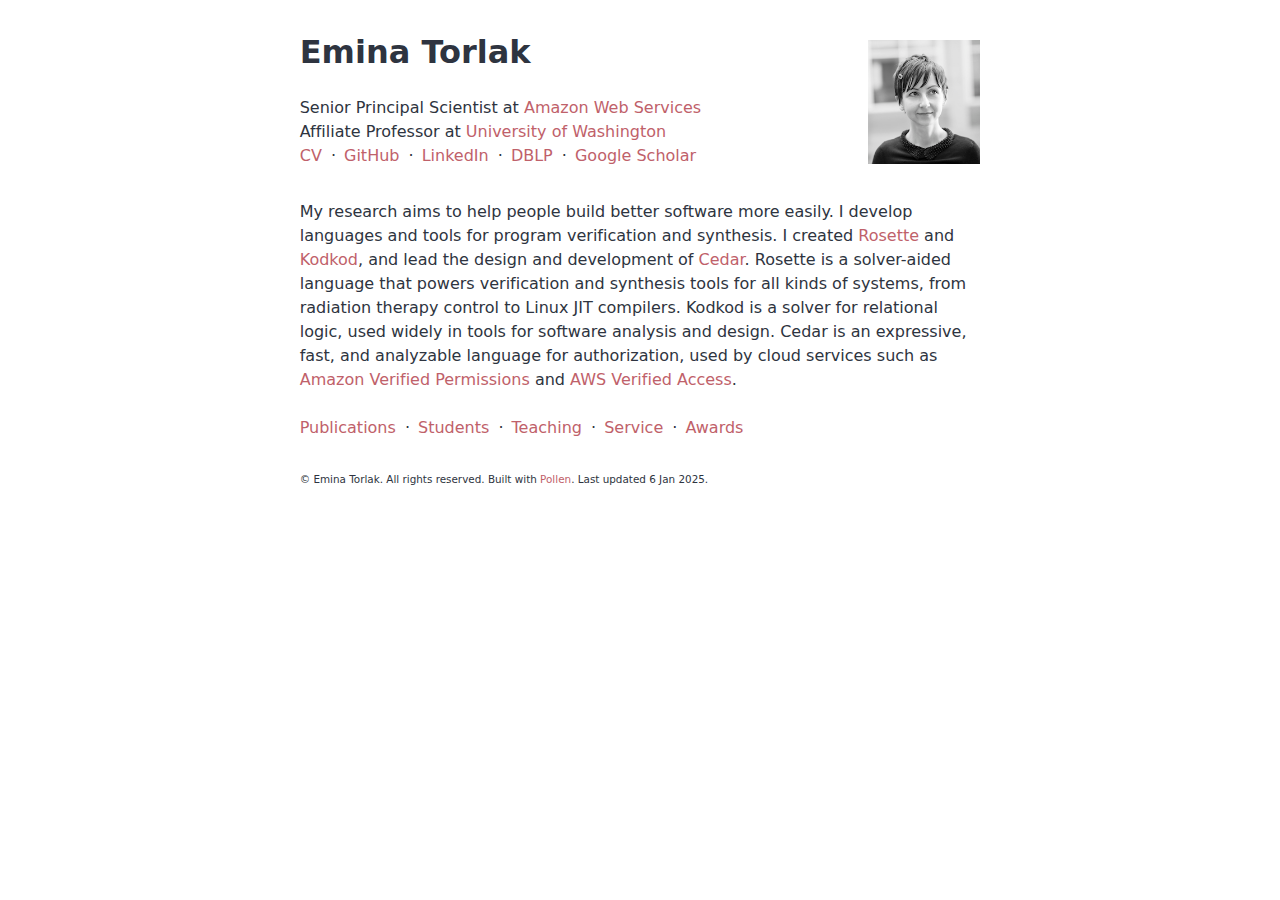
<file: index.html>
<!DOCTYPE html>
<html lang="en">

<head>
  <meta charset="UTF-8">
  <meta name="viewport" content="width=device-width, initial-scale=1.0">
  <meta name="author" content="Emina Torlak">
  <meta name="description" content="Emina Torlak's homepage">
  <meta name="keywords" content="Rosette, Kodkod, Cedar">
  <title>Emina Torlak</title>
  <link rel="stylesheet" href="css/index.css">
</head>

<body>

<header>
  <img src="img/emina.jpg" alt="Photo of Emina by Dennis Wise">
  <h1>Emina Torlak</h1>
  <div>
    Senior Principal Scientist at <a href="https://aws.amazon.com">Amazon Web Services</a><br>
    Affiliate Professor at <a href="https://www.cs.washington.edu">University of Washington</a>
  </div>
  <nav>
  <ul>
    <li><a href="cv.html">CV</a></li>
    <li><a href="https://github.com/emina">GitHub</a></li>
    <li><a href="https://www.linkedin.com/in/emina-torlak-00451013/">LinkedIn</a></li>
    <li><a href="https://dblp.uni-trier.de/pid/55/1457.html">DBLP</a></li>
    <li><a href="https://scholar.google.com/citations?user=rFpexEAAAAAJ&hl=en">Google Scholar</a></li>
  </ul>
  </nav>
</header>

<p> My research aims to help people build better software more easily. I develop
languages and tools for program verification and synthesis. I created <a href="https://emina.github.io/rosette/">Rosette</a>
and <a href="https://emina.github.io/kodkod/">Kodkod</a>, and lead the design and development of <a href="https://www.cedarpolicy.com/en">Cedar</a>. Rosette is a
solver-aided language that powers verification and synthesis tools for all kinds
of systems, from radiation therapy control to Linux JIT compilers. Kodkod is a
solver for relational logic, used widely in tools for software analysis and
design. Cedar is an expressive, fast, and analyzable language for authorization,
used by cloud services such as <a href="https://aws.amazon.com/verified-permissions/">Amazon Verified Permissions</a> and <a href="https://aws.amazon.com/verified-access/">AWS Verified Access</a>. </p>

<nav>
<ul>
  <li><a href="cv.html#Publications">Publications</a></li>
  <li><a href="cv.html#Students">Students</a></li>
  <li><a href="cv.html#Teaching">Teaching</a></li>
  <li><a href="cv.html#Service">Service</a></li>
  <li><a href="cv.html#Awards">Awards</a></li>
</ul>
</nav>

<footer>&copy; Emina Torlak. All rights reserved. Built with <a href="https://docs.racket-lang.org/pollen/">Pollen</a>. Last updated 6 Jan 2025.</footer>

</body>
</html>
</file>
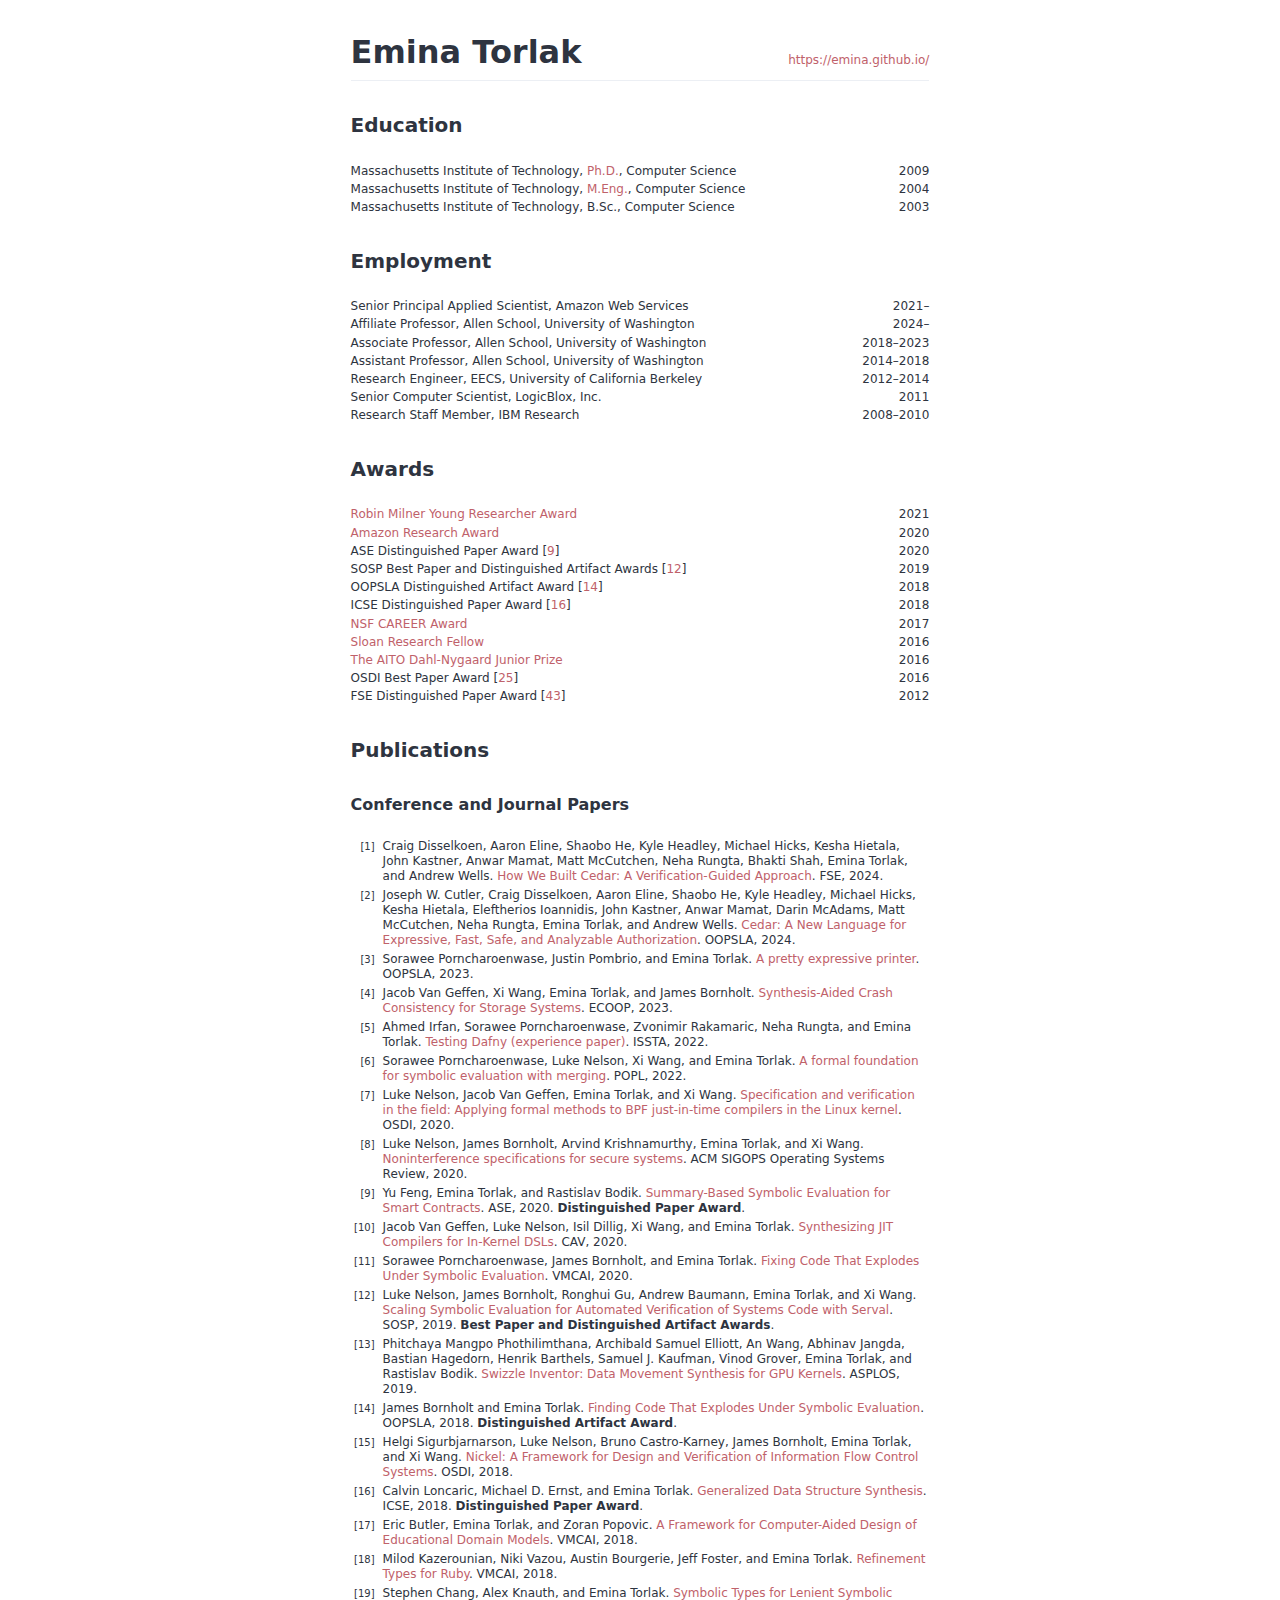
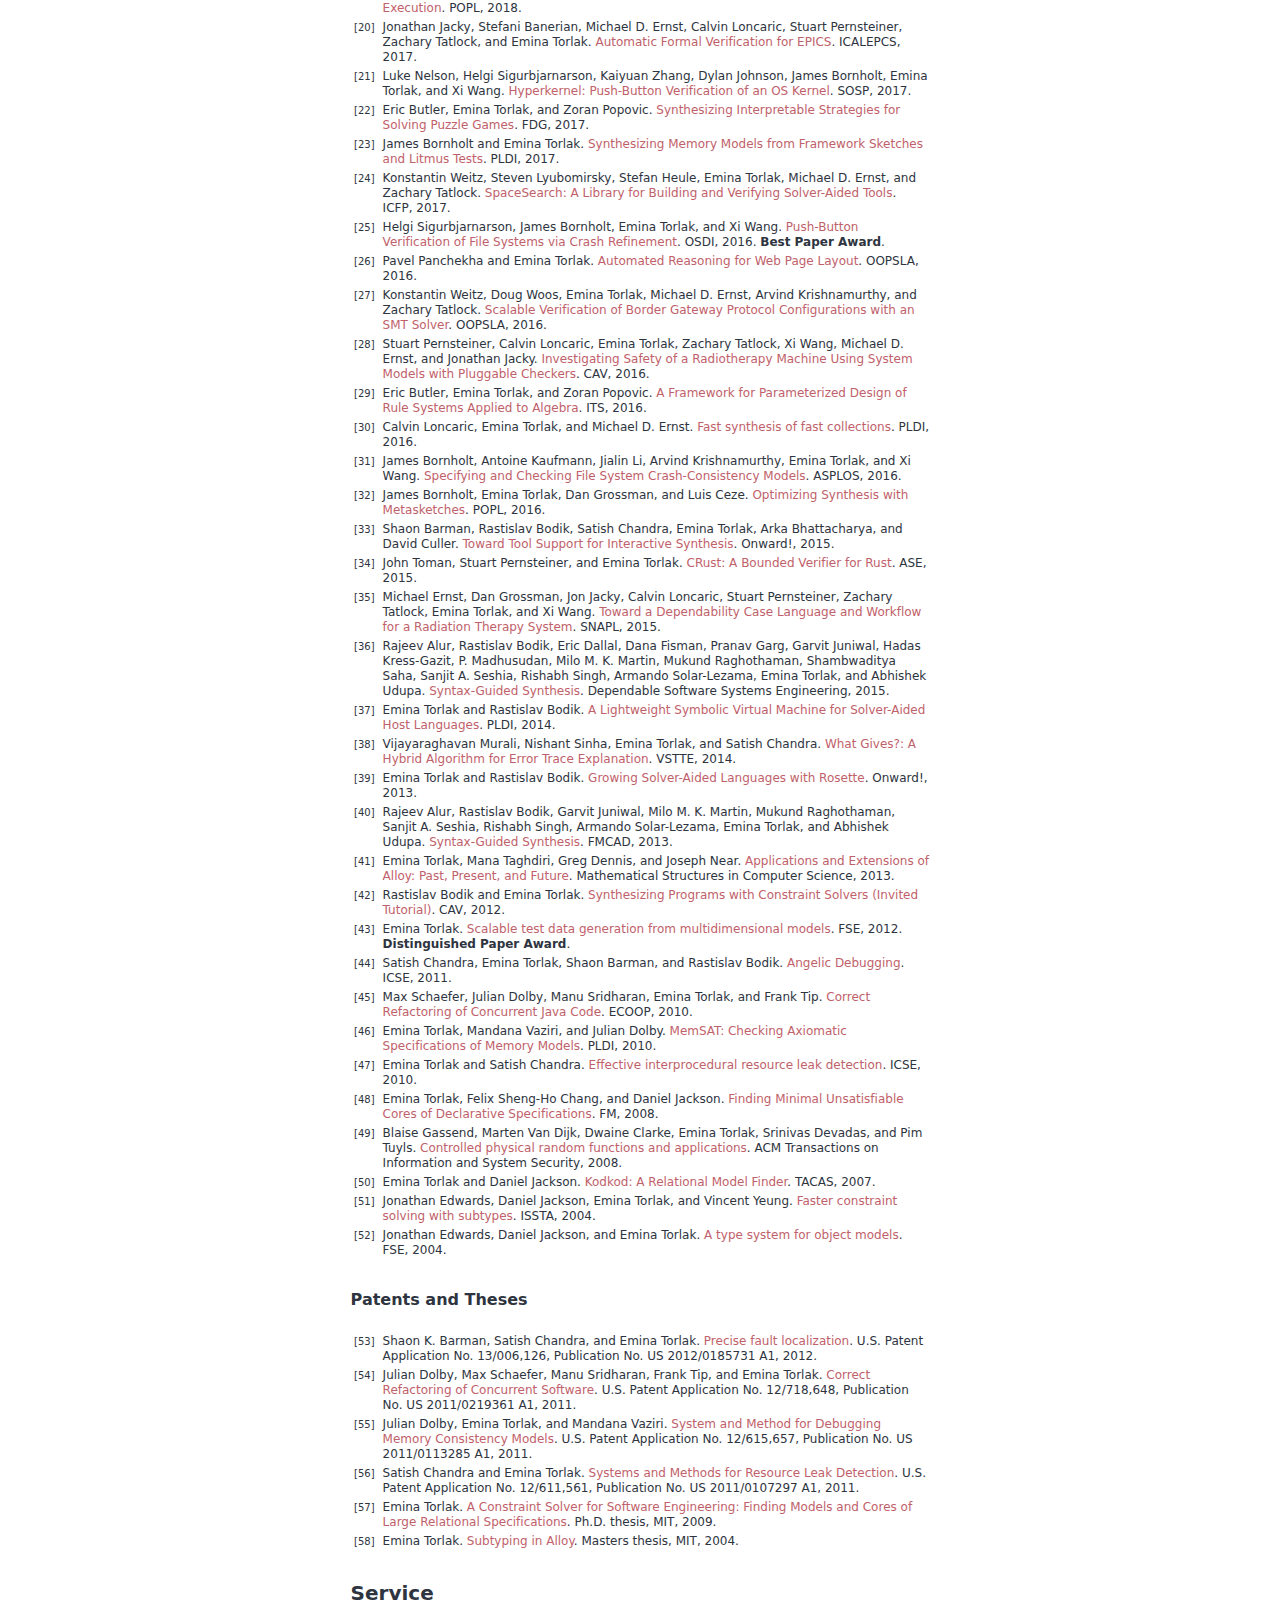
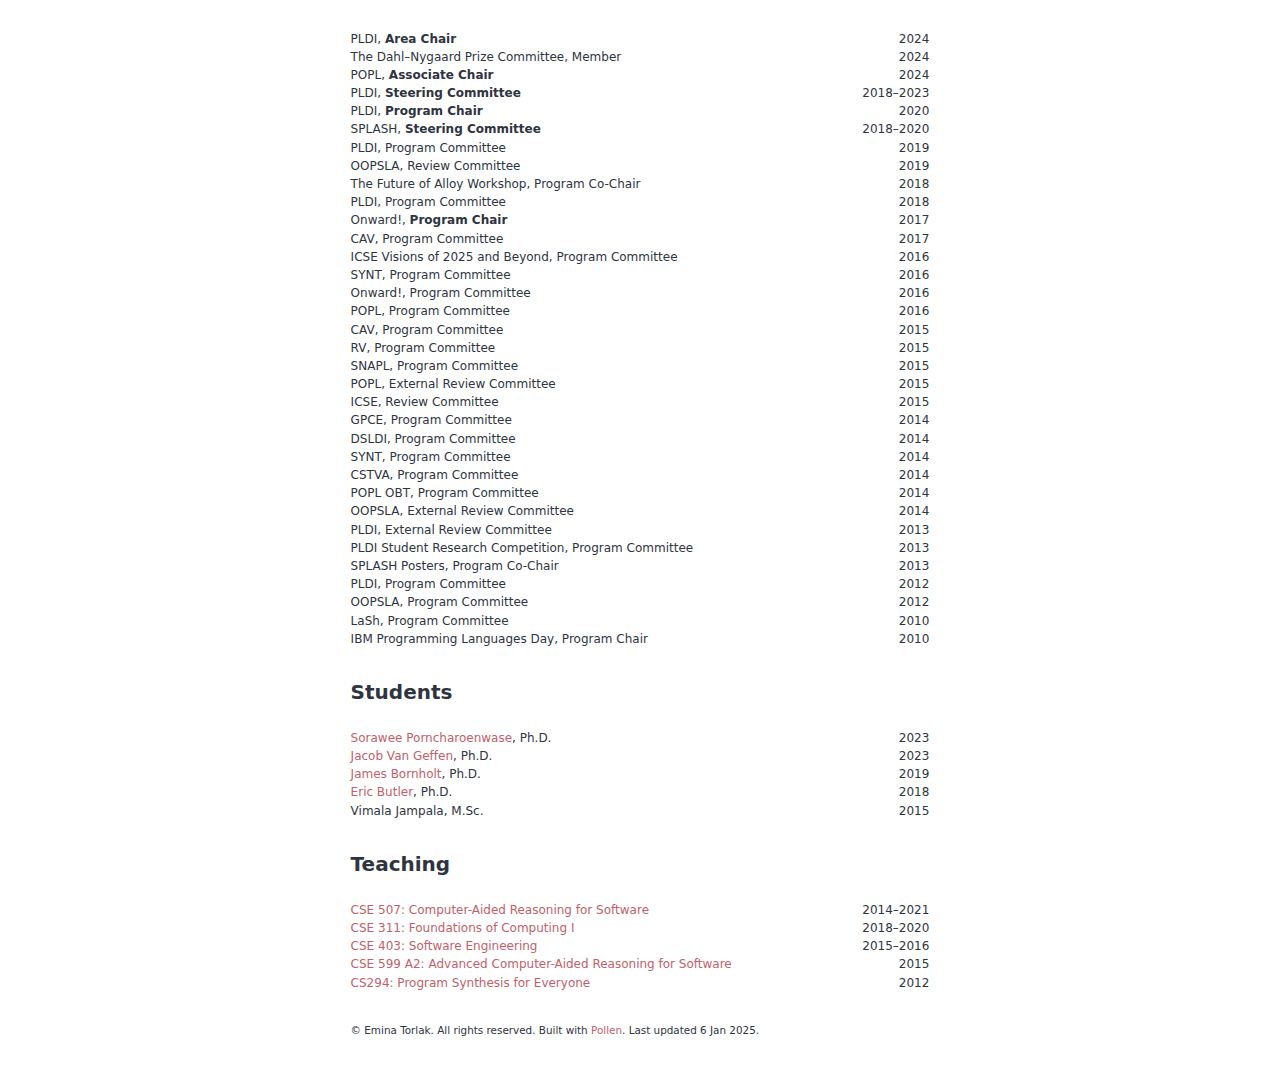
<file: cv.html>
<!DOCTYPE html>
<html lang="en">

<head>
  <meta charset="UTF-8">
  <meta name="viewport" content="width=device-width, initial-scale=1.0">
  <meta name="author" content="Emina Torlak">
  <meta name="description" content="Emina Torlak's CV">
  <meta name="keywords" content="Rosette, Kodkod, Cedar">
  <title>Emina Torlak: CV</title>
  <link rel="stylesheet" href="css/cv.css">
</head>

<body>

<header>
  <h1>Emina Torlak</h1>
  <div>
    <a href="https://emina.github.io/">https://emina.github.io/</a>
  </div>
</header>



<h2 id="Education">Education</h2>
<table>
<tr>
<td>Massachusetts Institute of Technology, <a href="#kodkod:phd09">Ph.D.</a>, Computer Science</td>
<td>2009</td>
</tr>
<tr>
<td>Massachusetts Institute of Technology, <a href="#alloy-types:meng04">M.Eng.</a>, Computer Science</td>
<td>2004</td>
</tr>
<tr>
<td>Massachusetts Institute of Technology, B.Sc., Computer Science</td>
<td>2003</td>
</tr>
</table>

<h2 id="Employment">Employment</h2>
<table>
<tr>
<td>Senior Principal Applied Scientist, Amazon Web Services</td>
<td>2021&ndash;</td>
</tr>
<tr>
<td>Affiliate Professor, Allen School, University of Washington</td>
<td>2024&ndash;</td>
</tr>
<tr>
<td>Associate Professor, Allen School, University of Washington</td>
<td>2018&ndash;2023</td>
</tr>
<tr>
<td>Assistant Professor, Allen School, University of Washington</td>
<td>2014&ndash;2018</td>
</tr>
<tr>
<td>Research Engineer, EECS, University of California Berkeley</td>
<td>2012&ndash;2014</td>
</tr>
<tr>
<td>Senior Computer Scientist, LogicBlox, Inc.</td>
<td>2011</td>
</tr>
<tr>
<td>Research Staff Member, IBM Research</td>
<td>2008&ndash;2010</td>
</tr>
</table>

<h2 id="Awards">Awards</h2>
<table>
<tr>
<td><a href="https://www.sigplan.org/Awards/Milner/">Robin Milner Young Researcher Award</a></td>
<td>2021</td>
</tr>
<tr>
<td><a href="https://www.amazon.science/research-awards/recipients/emina-torlak">Amazon Research Award</a></td>
<td>2020</td>
</tr>
<tr>
<td>ASE Distinguished Paper Award [<a href="#solar:ase20">9</a>]</td>
<td>2020</td>
</tr>
<tr>
<td>SOSP Best Paper and Distinguished Artifact Awards [<a href="#serval:sosp19">12</a>]</td>
<td>2019</td>
</tr>
<tr>
<td>OOPSLA Distinguished Artifact Award [<a href="#sympro:oopsla18">14</a>]</td>
<td>2018</td>
</tr>
<tr>
<td>ICSE Distinguished Paper Award [<a href="#daisy:icse18">16</a>]</td>
<td>2018</td>
</tr>
<tr>
<td><a href="https://www.nsf.gov/awardsearch/showAward?AWD_ID=1651225">NSF CAREER Award</a></td>
<td>2017</td>
</tr>
<tr>
<td><a href="https://sloan.org/fellows-database?page=87">Sloan Research Fellow</a></td>
<td>2016</td>
</tr>
<tr>
<td><a href="http://www.2001.ecoop.org/Dahl-Nygaard/">The AITO Dahl-Nygaard Junior Prize</a></td>
<td>2016</td>
</tr>
<tr>
<td>OSDI Best Paper Award [<a href="#yggy:osdi16">25</a>]</td>
<td>2016</td>
</tr>
<tr>
<td>FSE Distinguished Paper Award [<a href="#testblox:fse12">43</a>]</td>
<td>2012</td>
</tr>
</table>

<h2 id="Publications">Publications</h2>

<h3 id="Conference_and_Journal_Papers">Conference and Journal Papers</h3>
<ol>
<li id="vgd:fse24">Craig Disselkoen, Aaron Eline, Shaobo He, Kyle Headley, Michael Hicks, Kesha Hietala, John Kastner, Anwar Mamat, Matt McCutchen, Neha Rungta, Bhakti Shah, Emina Torlak, and Andrew Wells. <a href="https://doi.org/10.1145/3663529.3663854">How We Built Cedar: A Verification-Guided Approach</a>. FSE, 2024.</li>
<li id="cedar:oopsla24">Joseph W. Cutler, Craig Disselkoen, Aaron Eline, Shaobo He, Kyle Headley, Michael Hicks, Kesha Hietala, Eleftherios Ioannidis, John Kastner, Anwar Mamat, Darin McAdams, Matt McCutchen, Neha Rungta, Emina Torlak, and Andrew Wells. <a href="https://dl.acm.org/doi/10.1145/3649835">Cedar: A New Language for Expressive, Fast, Safe, and Analyzable Authorization</a>. OOPSLA, 2024.</li>
<li id="prettyprinter:oopsla23">Sorawee Porncharoenwase, Justin Pombrio, and Emina Torlak. <a href="https://dl.acm.org/doi/abs/10.1145/3622837">A pretty expressive printer</a>. OOPSLA, 2023.</li>
<li id="depsynth:ecoop23">Jacob Van Geffen, Xi Wang, Emina Torlak, and James Bornholt. <a href="https://doi.org/10.4230/LIPIcs.ECOOP.2023.35">Synthesis-Aided Crash Consistency for Storage Systems</a>. ECOOP, 2023.</li>
<li id="xdsmith:issta22">Ahmed Irfan, Sorawee Porncharoenwase, Zvonimir Rakamaric, Neha Rungta, and Emina Torlak. <a href="https://dl.acm.org/doi/abs/10.1145/3533767.3534382">Testing Dafny (experience paper)</a>. ISSTA, 2022.</li>
<li id="rosette:popl22">Sorawee Porncharoenwase, Luke Nelson, Xi Wang, and Emina Torlak. <a href="https://doi.org/10.1145/3498709">A formal foundation for symbolic evaluation with merging</a>. POPL, 2022.</li>
<li id="jitterbug:osdi20">Luke Nelson, Jacob Van Geffen, Emina Torlak, and Xi Wang. <a href="https://www.usenix.org/conference/osdi20/presentation/nelson">Specification and verification in the field: Applying formal methods to BPF just-in-time compilers in the Linux kernel</a>. OSDI, 2020.</li>
<li id="ni:sigops20">Luke Nelson, James Bornholt, Arvind Krishnamurthy, Emina Torlak, and Xi Wang. <a href="https://dl.acm.org/doi/10.1145/3421473.3421478">Noninterference specifications for secure systems</a>. ACM SIGOPS Operating Systems Review, 2020.</li>
<li id="solar:ase20">Yu Feng, Emina Torlak, and Rastislav Bodik. <a href="https://dl.acm.org/doi/10.1145/3324884.3416646">Summary-Based Symbolic Evaluation for Smart Contracts</a>. ASE, 2020. <strong>Distinguished Paper Award</strong>.</li>
<li id="jitsynth:cav20">Jacob Van Geffen, Luke Nelson, Isil Dillig, Xi Wang, and Emina Torlak. <a href="https://link.springer.com/chapter/10.1007/978-3-030-53291-8_29">Synthesizing JIT Compilers for In-Kernel DSLs</a>. CAV, 2020.</li>
<li id="symfix:vmcai20">Sorawee Porncharoenwase, James Bornholt, and Emina Torlak. <a href="https://link.springer.com/chapter/10.1007/978-3-030-39322-9_3">Fixing Code That Explodes Under Symbolic Evaluation</a>. VMCAI, 2020.</li>
<li id="serval:sosp19">Luke Nelson, James Bornholt, Ronghui Gu, Andrew Baumann, Emina Torlak, and Xi Wang. <a href="https://dl.acm.org/doi/10.1145/3341301.3359641">Scaling Symbolic Evaluation for Automated Verification of Systems Code with Serval</a>. SOSP, 2019. <strong>Best Paper and Distinguished Artifact Awards</strong>.</li>
<li id="swizzle:asplos19">Phitchaya Mangpo Phothilimthana, Archibald Samuel Elliott, An Wang, Abhinav Jangda, Bastian Hagedorn, Henrik Barthels, Samuel J. Kaufman, Vinod Grover, Emina Torlak, and Rastislav Bodik. <a href="https://dl.acm.org/doi/10.1145/3297858.3304059">Swizzle Inventor: Data Movement Synthesis for GPU Kernels</a>. ASPLOS, 2019.</li>
<li id="sympro:oopsla18">James Bornholt and Emina Torlak. <a href="https://dl.acm.org/citation.cfm?id=3276519">Finding Code That Explodes Under Symbolic Evaluation</a>. OOPSLA, 2018. <strong>Distinguished Artifact Award</strong>.</li>
<li id="nickel:osdi18">Helgi Sigurbjarnarson, Luke Nelson, Bruno Castro-Karney, James Bornholt, Emina Torlak, and Xi Wang. <a href="https://www.usenix.org/conference/osdi18/presentation/sigurbjarnarson">Nickel: A Framework for Design and Verification of Information Flow Control Systems</a>. OSDI, 2018.</li>
<li id="daisy:icse18">Calvin Loncaric, Michael D. Ernst, and Emina Torlak. <a href="https://dl.acm.org/citation.cfm?id=3180211">Generalized Data Structure Synthesis</a>. ICSE, 2018. <strong>Distinguished Paper Award</strong>.</li>
<li id="rulesy:vmcai18">Eric Butler, Emina Torlak, and Zoran Popovic. <a href="https://link.springer.com/chapter/10.1007%2F978-3-319-73721-8_7">A Framework for Computer-Aided Design of Educational Domain Models</a>. VMCAI, 2018.</li>
<li id="rtr:vmcai18">Milod Kazerounian, Niki Vazou, Austin Bourgerie, Jeff Foster, and Emina Torlak. <a href="https://link.springer.com/chapter/10.1007%2F978-3-319-73721-8_13">Refinement Types for Ruby</a>. VMCAI, 2018.</li>
<li id="typedrosette:popl18">Stephen Chang, Alex Knauth, and Emina Torlak. <a href="https://dl.acm.org/citation.cfm?doid=3158128">Symbolic Types for Lenient Symbolic Execution</a>. POPL, 2018.</li>
<li id="neutrons:icalepcs17">Jonathan Jacky, Stefani Banerian, Michael D. Ernst, Calvin Loncaric, Stuart Pernsteiner, Zachary Tatlock, and Emina Torlak. <a href="https://doi.org/10.18429/JACoW-ICALEPCS2017-TUDPL02">Automatic Formal Verification for EPICS</a>. ICALEPCS, 2017.</li>
<li id="hyperkernel:sosp17">Luke Nelson, Helgi Sigurbjarnarson, Kaiyuan Zhang, Dylan Johnson, James Bornholt, Emina Torlak, and Xi Wang. <a href="https://dl.acm.org/authorize?N47250">Hyperkernel: Push-Button Verification of an OS Kernel</a>. SOSP, 2017.</li>
<li id="nonograms:fdg17">Eric Butler, Emina Torlak, and Zoran Popovic. <a href="http://dl.acm.org/citation.cfm?id=3102084">Synthesizing Interpretable Strategies for Solving Puzzle Games</a>. FDG, 2017.</li>
<li id="memsynth:pldi17">James Bornholt and Emina Torlak. <a href="http://dl.acm.org/citation.cfm?id=3062353">Synthesizing Memory Models from Framework Sketches and Litmus Tests</a>. PLDI, 2017.</li>
<li id="spacesearch:icfp17">Konstantin Weitz, Steven Lyubomirsky, Stefan Heule, Emina Torlak, Michael D. Ernst, and Zachary Tatlock. <a href="http://dl.acm.org/citation.cfm?id=3136534.3110269">SpaceSearch: A Library for Building and Verifying Solver-Aided Tools</a>. ICFP, 2017.</li>
<li id="yggy:osdi16">Helgi Sigurbjarnarson, James Bornholt, Emina Torlak, and Xi Wang. <a href="https://www.usenix.org/conference/osdi16/technical-sessions/presentation/sigurbjarnarson">Push-Button Verification of File Systems via Crash Refinement</a>. OSDI, 2016. <strong>Best Paper Award</strong>.</li>
<li id="cassius:oopsla16">Pavel Panchekha and Emina Torlak. <a href="http://dl.acm.org/citation.cfm?id=2984010">Automated Reasoning for Web Page Layout</a>. OOPSLA, 2016.</li>
<li id="bagpipe:oopsla16">Konstantin Weitz, Doug Woos, Emina Torlak, Michael D. Ernst, Arvind Krishnamurthy, and Zachary Tatlock. <a href="http://dl.acm.org/citation.cfm?id=2984012">Scalable Verification of Border Gateway Protocol Configurations with an SMT Solver</a>. OOPSLA, 2016.</li>
<li id="neutrons:cav16">Stuart Pernsteiner, Calvin Loncaric, Emina Torlak, Zachary Tatlock, Xi Wang, Michael D. Ernst, and Jonathan Jacky. <a href="http://dx.doi.org/10.1007/978-3-319-41540-6_2">Investigating Safety of a Radiotherapy Machine Using System Models with Pluggable Checkers</a>. CAV, 2016.</li>
<li id="rulesynth:its16">Eric Butler, Emina Torlak, and Zoran Popovic. <a href="http://dx.doi.org/10.1007/978-3-319-39583-8_36">A Framework for Parameterized Design of Rule Systems Applied to Algebra</a>. ITS, 2016.</li>
<li id="cozy:pldi16">Calvin Loncaric, Emina Torlak, and Michael D. Ernst. <a href="http://dl.acm.org/citation.cfm?id=2908122">Fast synthesis of fast collections</a>. PLDI, 2016.</li>
<li id="ferrite:asplos16">James Bornholt, Antoine Kaufmann, Jialin Li, Arvind Krishnamurthy, Emina Torlak, and Xi Wang. <a href="http://dl.acm.org/citation.cfm?id=2872406">Specifying and Checking File System Crash-Consistency Models</a>. ASPLOS, 2016.</li>
<li id="synapse:popl16">James Bornholt, Emina Torlak, Dan Grossman, and Luis Ceze. <a href="http://dl.acm.org/citation.cfm?id=2837666">Optimizing Synthesis with Metasketches</a>. POPL, 2016.</li>
<li id="lpd:onward15">Shaon Barman, Rastislav Bodik, Satish Chandra, Emina Torlak, Arka Bhattacharya, and David Culler. <a href="http://dl.acm.org/citation.cfm?id=2814235">Toward Tool Support for Interactive Synthesis</a>. Onward!, 2015.</li>
<li id="crust:ase15">John Toman, Stuart Pernsteiner, and Emina Torlak. <a href="http://dl.acm.org/citation.cfm?id=2916213">CRust: A Bounded Verifier for Rust</a>. ASE, 2015.</li>
<li id="neutrons:snapl15">Michael Ernst, Dan Grossman, Jon Jacky, Calvin Loncaric, Stuart Pernsteiner, Zachary Tatlock, Emina Torlak, and Xi Wang. <a href="http://drops.dagstuhl.de/opus/volltexte/2015/5020/">Toward a Dependability Case Language and Workflow for a Radiation Therapy System</a>. SNAPL, 2015.</li>
<li id="sygus:nato15">Rajeev Alur, Rastislav Bodik, Eric Dallal, Dana Fisman, Pranav Garg, Garvit Juniwal, Hadas Kress-Gazit, P. Madhusudan, Milo M. K. Martin, Mukund Raghothaman, Shambwaditya Saha, Sanjit A. Seshia, Rishabh Singh, Armando Solar-Lezama, Emina Torlak, and Abhishek Udupa. <a href="http://ebooks.iospress.nl/publication/39188">Syntax-Guided Synthesis</a>. Dependable Software Systems Engineering, 2015.</li>
<li id="rosette:pldi14">Emina Torlak and Rastislav Bodik. <a href="http://dl.acm.org/citation.cfm?id=2594340">A Lightweight Symbolic Virtual Machine for Solver-Aided Host Languages</a>. PLDI, 2014.</li>
<li id="whatgives:vstte14">Vijayaraghavan Murali, Nishant Sinha, Emina Torlak, and Satish Chandra. <a href="http://link.springer.com/chapter/10.1007%2F978-3-319-12154-3_17">What Gives?: A Hybrid Algorithm for Error Trace Explanation</a>. VSTTE, 2014.</li>
<li id="rosette:onward13">Emina Torlak and Rastislav Bodik. <a href="http://dl.acm.org/citation.cfm?id=2509586">Growing Solver-Aided Languages with Rosette</a>. Onward!, 2013.</li>
<li id="sygus:fmcad13">Rajeev Alur, Rastislav Bodik, Garvit Juniwal, Milo M. K. Martin, Mukund Raghothaman, Sanjit A. Seshia, Rishabh Singh, Armando Solar-Lezama, Emina Torlak, and Abhishek Udupa. <a href="https://ieeexplore.ieee.org/document/6679385">Syntax-Guided Synthesis</a>. FMCAD, 2013.</li>
<li id="alloy-apps:mscs13">Emina Torlak, Mana Taghdiri, Greg Dennis, and Joseph Near. <a href="http://journals.cambridge.org/action/displayAbstract?fromPage=online&aid=8951488">Applications and Extensions of Alloy: Past, Present, and Future</a>. Mathematical Structures in Computer Science, 2013.</li>
<li id="synth-tutorial:cav12">Rastislav Bodik and Emina Torlak. <a href="https://link.springer.com/chapter/10.1007/978-3-642-31424-7_3">Synthesizing Programs with Constraint Solvers (Invited Tutorial)</a>. CAV, 2012.</li>
<li id="testblox:fse12">Emina Torlak. <a href="http://dl.acm.org/citation.cfm?doid=2393596.2393637">Scalable test data generation from multidimensional models</a>. FSE, 2012. <strong>Distinguished Paper Award</strong>.</li>
<li id="angelina:icse11">Satish Chandra, Emina Torlak, Shaon Barman, and Rastislav Bodik. <a href="http://portal.acm.org/citation.cfm?doid=1985793.1985811">Angelic Debugging</a>. ICSE, 2011.</li>
<li id="refactoring:ecoop10">Max Schaefer, Julian Dolby, Manu Sridharan, Emina Torlak, and Frank Tip. <a href="http://www.springerlink.com/content/a0712w6186452717/">Correct Refactoring of Concurrent Java Code</a>. ECOOP, 2010.</li>
<li id="memsat:pldi10">Emina Torlak, Mandana Vaziri, and Julian Dolby. <a href="http://portal.acm.org/citation.cfm?doid=1806596.1806635">MemSAT: Checking Axiomatic Specifications of Memory Models</a>. PLDI, 2010.</li>
<li id="tracker:icse10">Emina Torlak and Satish Chandra. <a href="http://portal.acm.org/citation.cfm?doid=1806799.1806876">Effective interprocedural resource leak detection</a>. ICSE, 2010.</li>
<li id="kodkod:fm08">Emina Torlak, Felix Sheng-Ho Chang, and Daniel Jackson. <a href="http://www.springerlink.com/content/y17x1p3qw4550320/">Finding Minimal Unsatisfiable Cores of Declarative Specifications</a>. FM, 2008.</li>
<li id="cpufs:tissec08">Blaise Gassend, Marten Van Dijk, Dwaine Clarke, Emina Torlak, Srinivas Devadas, and Pim Tuyls. <a href="http://portal.acm.org/citation.cfm?doid=1284680.1284683">Controlled physical random functions and applications</a>. ACM Transactions on Information and System Security, 2008.</li>
<li id="kodkod:tacas07">Emina Torlak and Daniel Jackson. <a href="http://www.springerlink.com/content/d7768253121210g3/">Kodkod: A Relational Model Finder</a>. TACAS, 2007.</li>
<li id="atomization:issta04">Jonathan Edwards, Daniel Jackson, Emina Torlak, and Vincent Yeung. <a href="http://portal.acm.org/citation.cfm?doid=1007512.1007544">Faster constraint solving with subtypes</a>. ISSTA, 2004.</li>
<li id="alloy-types:fse04">Jonathan Edwards, Daniel Jackson, and Emina Torlak. <a href="http://portal.acm.org/citation.cfm?doid=1029894.1029921">A type system for object models</a>. FSE, 2004.</li>
</ol>

<h3 id="Patents_and_Theses">Patents and Theses</h3>
<ol>
<li id="angelina:patent12">Shaon K. Barman, Satish Chandra, and Emina Torlak. <a href="https://image-ppubs.uspto.gov/dirsearch-public/print/downloadPdf/8645761">Precise fault localization</a>. U.S. Patent Application No. 13/006,126, Publication No. US 2012/0185731 A1, 2012.</li>
<li id="refactoring:patent11">Julian Dolby, Max Schaefer, Manu Sridharan, Frank Tip, and Emina Torlak. <a href="https://image-ppubs.uspto.gov/dirsearch-public/print/downloadPdf/8689191">Correct Refactoring of Concurrent Software</a>. U.S. Patent Application No. 12/718,648, Publication No. US 2011/0219361 A1, 2011.</li>
<li id="memsat:patent11">Julian Dolby, Emina Torlak, and Mandana Vaziri. <a href="https://image-ppubs.uspto.gov/dirsearch-public/print/downloadPdf/20110113285">System and Method for Debugging Memory Consistency Models</a>. U.S. Patent Application No. 12/615,657, Publication No. US 2011/0113285 A1, 2011.</li>
<li id="tracker:patent11">Satish Chandra and Emina Torlak. <a href="https://image-ppubs.uspto.gov/dirsearch-public/print/downloadPdf/8689180">Systems and Methods for Resource Leak Detection</a>. U.S. Patent Application No. 12/611,561, Publication No. US 2011/0107297 A1, 2011.</li>
<li id="kodkod:phd09">Emina Torlak. <a href="http://portal.acm.org/citation.cfm?id=1713778&coll=DL&dl=GUIDE&CFID=28292589&CFTOKEN=69712818">A Constraint Solver for Software Engineering: Finding Models and Cores of Large Relational Specifications</a>. Ph.D. thesis, MIT, 2009.</li>
<li id="alloy-types:meng04">Emina Torlak. <a href="https://dspace.mit.edu/handle/1721.1/18012">Subtyping in Alloy</a>. Masters thesis, MIT, 2004.</li>
</ol>

<h2 id="Service">Service</h2>
<table>
<tr>
<td>PLDI, <strong>Area Chair</strong></td>
<td>2024</td>
</tr>
<tr>
<td>The Dahl–Nygaard Prize Committee, Member</td>
<td>2024</td>
</tr>
<tr>
<td>POPL, <strong>Associate Chair</strong></td>
<td>2024</td>
</tr>
<tr>
<td>PLDI, <strong>Steering Committee</strong></td>
<td>2018&ndash;2023</td>
</tr>
<tr>
<td>PLDI, <strong>Program Chair</strong></td>
<td>2020</td>
</tr>
<tr>
<td>SPLASH, <strong>Steering Committee</strong></td>
<td>2018&ndash;2020</td>
</tr>
<tr>
<td>PLDI, Program Committee</td>
<td>2019</td>
</tr>
<tr>
<td>OOPSLA, Review Committee</td>
<td>2019</td>
</tr>
<tr>
<td>The Future of Alloy Workshop, Program Co-Chair</td>
<td>2018</td>
</tr>
<tr>
<td>PLDI, Program Committee</td>
<td>2018</td>
</tr>
<tr>
<td>Onward!, <strong>Program Chair</strong></td>
<td>2017</td>
</tr>
<tr>
<td>CAV, Program Committee</td>
<td>2017</td>
</tr>
<tr>
<td>ICSE Visions of 2025 and Beyond, Program Committee</td>
<td>2016</td>
</tr>
<tr>
<td>SYNT, Program Committee</td>
<td>2016</td>
</tr>
<tr>
<td>Onward!, Program Committee</td>
<td>2016</td>
</tr>
<tr>
<td>POPL, Program Committee</td>
<td>2016</td>
</tr>
<tr>
<td>CAV, Program Committee</td>
<td>2015</td>
</tr>
<tr>
<td>RV, Program Committee</td>
<td>2015</td>
</tr>
<tr>
<td>SNAPL, Program Committee</td>
<td>2015</td>
</tr>
<tr>
<td>POPL, External Review Committee</td>
<td>2015</td>
</tr>
<tr>
<td>ICSE, Review Committee</td>
<td>2015</td>
</tr>
<tr>
<td>GPCE, Program Committee</td>
<td>2014</td>
</tr>
<tr>
<td>DSLDI, Program Committee</td>
<td>2014</td>
</tr>
<tr>
<td>SYNT, Program Committee</td>
<td>2014</td>
</tr>
<tr>
<td>CSTVA, Program Committee</td>
<td>2014</td>
</tr>
<tr>
<td>POPL OBT, Program Committee</td>
<td>2014</td>
</tr>
<tr>
<td>OOPSLA, External Review Committee</td>
<td>2014</td>
</tr>
<tr>
<td>PLDI, External Review Committee</td>
<td>2013</td>
</tr>
<tr>
<td>PLDI Student Research Competition, Program Committee</td>
<td>2013</td>
</tr>
<tr>
<td>SPLASH Posters, Program Co-Chair</td>
<td>2013</td>
</tr>
<tr>
<td>PLDI, Program Committee</td>
<td>2012</td>
</tr>
<tr>
<td>OOPSLA, Program Committee</td>
<td>2012</td>
</tr>
<tr>
<td>LaSh, Program Committee</td>
<td>2010</td>
</tr>
<tr>
<td>IBM Programming Languages Day, Program Chair</td>
<td>2010</td>
</tr>
</table>

<h2 id="Students">Students</h2>
<table>
<tr>
<td><a href="https://homes.cs.washington.edu/~sorawee/">Sorawee Porncharoenwase</a>, Ph.D.</td>
<td>2023</td>
</tr>
<tr>
<td><a href="https://homes.cs.washington.edu/~jsvg/">Jacob Van Geffen</a>, Ph.D.</td>
<td>2023</td>
</tr>
<tr>
<td><a href="https://www.cs.utexas.edu/~bornholt/">James Bornholt</a>, Ph.D.</td>
<td>2019</td>
</tr>
<tr>
<td><a href="https://www.ericbutler.net/">Eric Butler</a>, Ph.D.</td>
<td>2018</td>
</tr>
<tr>
<td>Vimala Jampala, M.Sc.</td>
<td>2015</td>
</tr>
</table>

<h2 id="Teaching">Teaching</h2>
<table>
<tr>
<td><a href="https://courses.cs.washington.edu/courses/cse507/21au/">CSE 507: Computer-Aided Reasoning for Software</a></td>
<td>2014&ndash;2021</td>
</tr>
<tr>
<td><a href="https://courses.cs.washington.edu/courses/cse311/20sp/">CSE 311: Foundations of Computing I</a></td>
<td>2018&ndash;2020</td>
</tr>
<tr>
<td><a href="https://courses.cs.washington.edu/courses/cse403/">CSE 403: Software Engineering</a></td>
<td>2015&ndash;2016</td>
</tr>
<tr>
<td><a href="https://courses.cs.washington.edu/courses/cse599a2/15wi/">CSE 599 A2: Advanced Computer-Aided Reasoning for Software</a></td>
<td>2015</td>
</tr>
<tr>
<td><a href="https://homes.cs.washington.edu/~bodik/ucb/cs294fa12.html">CS294: Program Synthesis for Everyone</a></td>
<td>2012</td>
</tr>
</table>

<footer>&copy; Emina Torlak. All rights reserved. Built with <a href="https://docs.racket-lang.org/pollen/">Pollen</a>. Last updated 6 Jan 2025.</footer>

</body>
</html>
</file>
<file: css/index.css>
@import "light.min.css";


header img {
  width: 7rem;
  float: right;
  margin-top: .5rem;
}

header + p {
  clear: both;
  margin-top: 2rem;
}

nav ul {
  list-style-type: none;
  margin: 0;
  padding: 0;
  text-align: left;
}

nav ul li {
  display: inline-block;
  margin: 0;
  padding: 0;
}

nav ul li::before {
  content: "·";
  margin-right: .5rem;
  margin-left: .25rem;
}

nav ul li:first-child::before {
  content: "";
  margin: 0;
  padding: 0;
}

footer {
  margin-top: 2rem;
  margin-bottom: 2rem;
  font-size: .65rem;
}


@media screen and (max-width: 480px) {
  body {
    font-size: .9rem;
  }

  header img {
    width: 3.5rem;
    float: right;
    margin-top: .25rem;
  }

  footer {
    font-size: .6rem;
  }
}

@media screen and (max-width: 375px) {
  body {
    font-size: .65rem;
  }

  header img {
    width: 3rem;
    float: right;
    margin-top: .2rem;
  }

  nav ul li::before {
    content: "·";
    margin-right: .3rem;
    margin-left: .15rem;
  }

  footer {
    font-size: .45rem;
  }
}
</file>
<file: css/cv.css>
@import "light.min.css";

body { 
  font-size: .75rem; 
  line-height: 1.25; 
  max-width: 80ch; 
  counter-reset: pub;
}

ol { 
  list-style-type: none; 
  list-style-position: outside; 
  padding: 0; 
  margin: 0;  
}

ol li { 
  counter-increment: pub; 
  text-indent: -2rem; 
  padding-left: 2rem; 
  margin-top: .25rem; 
}

ol li::before { 
  content: "[" counter(pub) "]"; 
  display: inline-block; 
  width: 1.5rem; 
  font-size: smaller; 
  text-align: right; 
  margin-right: .5rem; 
}

header { 
  border-bottom: 1px solid var(--b-line); 
} 
    
header h1 { 
  display: inline-block; 
  margin-bottom: .5rem; 
}

header div { 
  float: right; 
  margin-top: 3.2rem;
  line-height: 1.5; 
}

h2 { 
  font-size: 1.25rem; 
}

h3 { 
  font-size: 1rem;  
}

address { 
  margin: 0; 
  font-style: normal; 
}

address::after { 
  content: "@alum.mit.edu"; 
}

table { 
  width: 100%; 
}

tr { 
  border: 0; 
}

th,
td {
  padding: .1rem .1rem;
  vertical-align: top; 
}

th:first-child,
td:first-child {
  text-align: left;
  padding-left: 0; padding-right: 0; 
}

th:last-child,
td:last-child {
  text-align: right;
  padding-right: 0;
  width: auto;
  white-space:nowrap;
}

footer { 
  margin-top: 2rem; 
  margin-bottom: 2rem; 
  font-size: .65rem; 
}

@media screen and (max-width: 480px) {
  body {
    font-size: .65rem; 
  }  

  header div {
    float: none;
    margin-top: .5rem;
    margin-bottom: .5rem;
  }

  footer { 
    font-size: .55rem; 
  }
}

@media screen and (max-width: 375px) {
  body {
    font-size: .55rem; 
  }  

  footer { 
    font-size: .4rem; 
  }
}

@media print {
  footer { display: none; }
  a {
    color: black;
  }
  @page {
    margin: 1in;
  }
  h1, h2, h3 {
    page-break-after: avoid; 
  }
}
</file>
